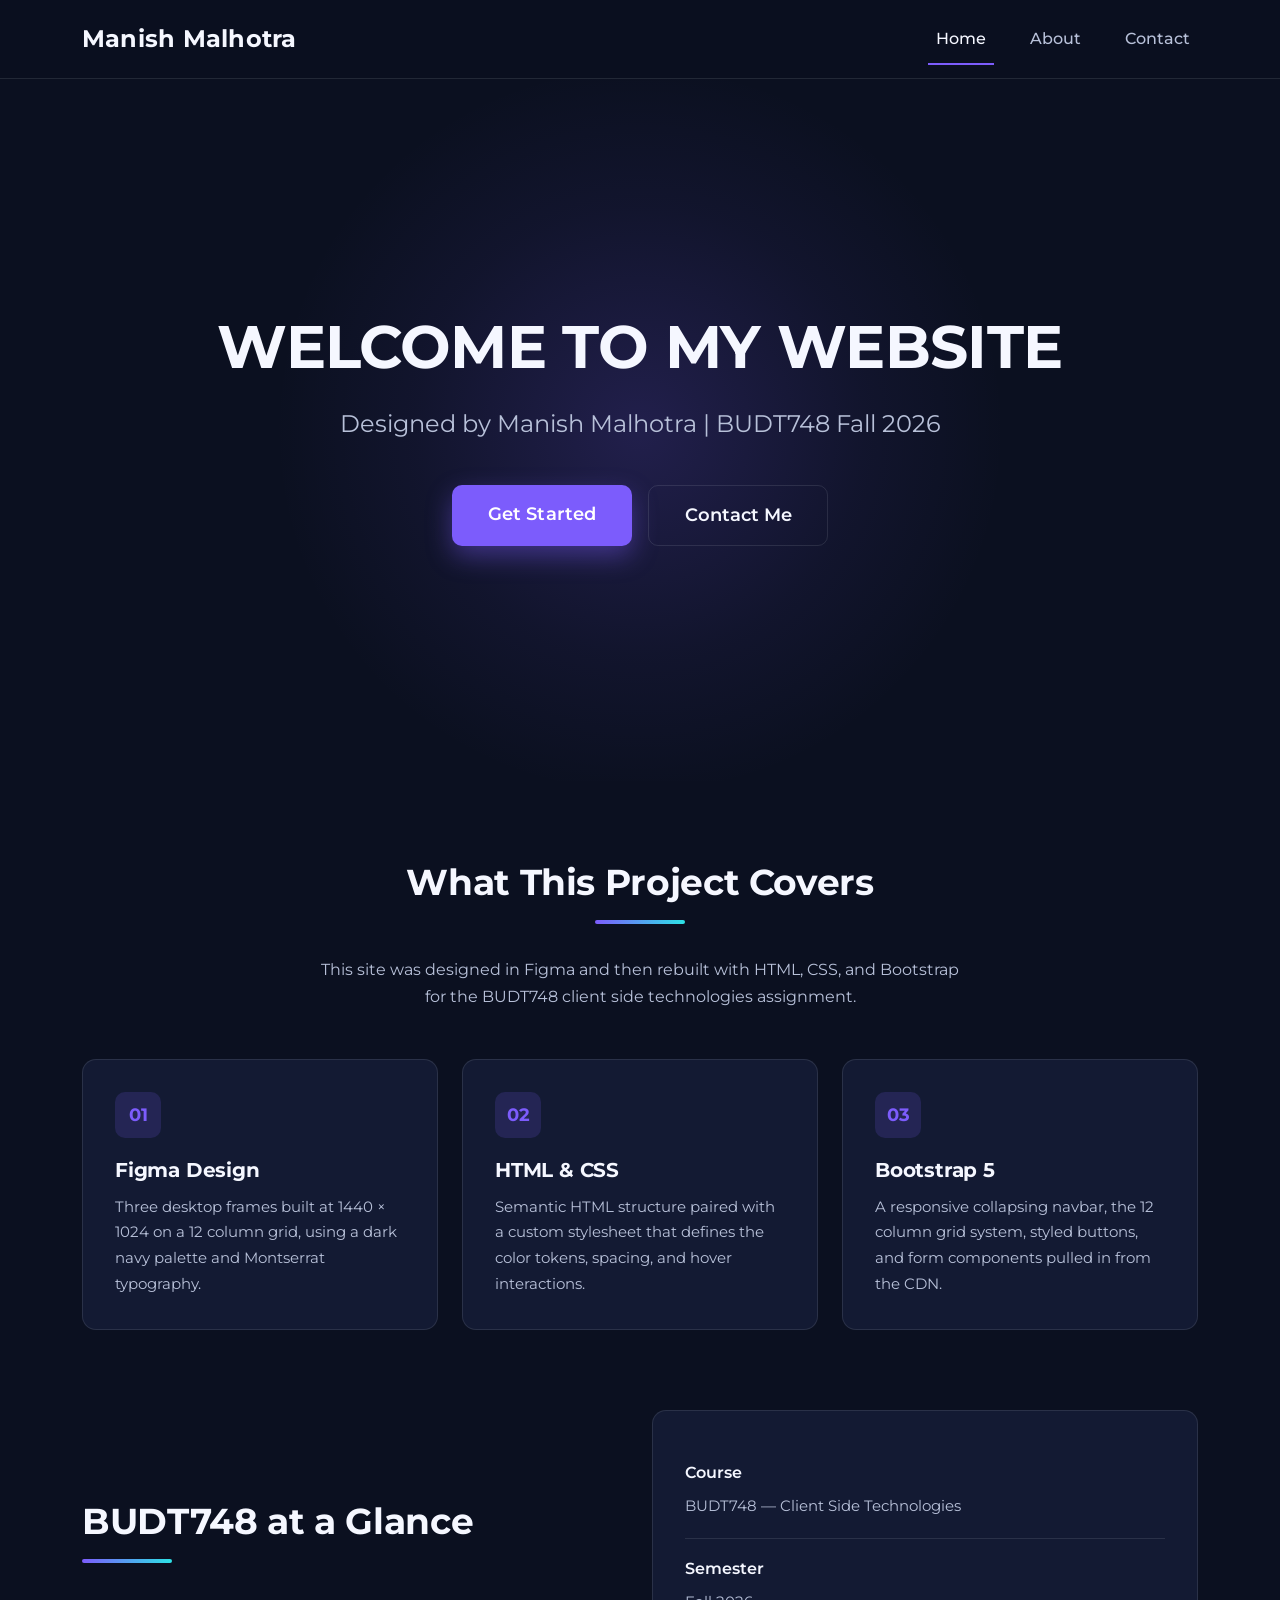
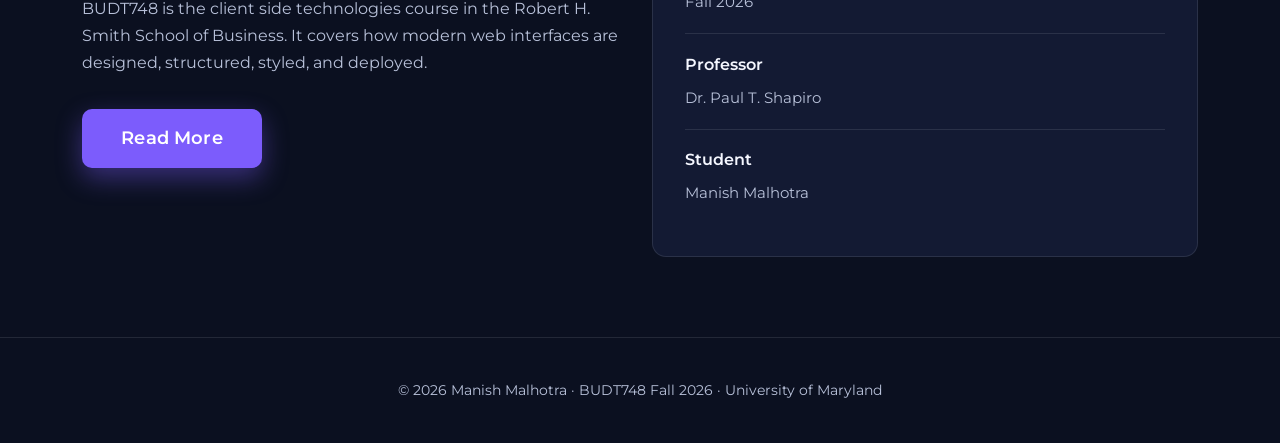
<file: index.html>
<!DOCTYPE html>
<html lang="en">
<head>
  <meta charset="UTF-8">
  <meta name="viewport" content="width=device-width, initial-scale=1.0">
  <title>Manish Malhotra | BUDT748 Fall 2026</title>
  <meta name="description" content="BUDT748 Fall 2026 client side technologies project by Manish Malhotra.">

  <!-- Bootstrap 5.3 CSS via CDN (from the tutorial) -->
  <link href="https://cdn.jsdelivr.net/npm/bootstrap@5.3.0/dist/css/bootstrap.min.css" rel="stylesheet">

  <!-- Montserrat font, used across the whole site -->
  <link rel="preconnect" href="https://fonts.googleapis.com">
  <link rel="preconnect" href="https://fonts.gstatic.com" crossorigin>
  <link href="https://fonts.googleapis.com/css2?family=Montserrat:wght@400;500;600;700&display=swap" rel="stylesheet">

  <!-- My own stylesheet - loaded last so it can override Bootstrap -->
  <link href="css/styles.css" rel="stylesheet">
</head>
<body>

  <!-- ============ BOOTSTRAP NAVIGATION BAR ============ -->
  <!-- navbar-expand-lg = collapses into a hamburger menu below 992px -->
  <nav class="navbar navbar-expand-lg navbar-dark sticky-top">
    <div class="container">

      <!-- My name as the site logo -->
      <a class="navbar-brand" href="index.html">Manish Malhotra</a>

      <!-- Hamburger button that shows on small screens -->
      <button class="navbar-toggler" type="button" data-bs-toggle="collapse"
              data-bs-target="#navbarNav" aria-controls="navbarNav"
              aria-expanded="false" aria-label="Toggle navigation">
        <span class="navbar-toggler-icon"></span>
      </button>

      <!-- The links themselves -->
      <div class="collapse navbar-collapse justify-content-end" id="navbarNav">
        <ul class="navbar-nav">
          <li class="nav-item">
            <a class="nav-link active" href="index.html">Home</a>
          </li>
          <li class="nav-item">
            <a class="nav-link" href="about.html">About</a>
          </li>
          <li class="nav-item">
            <a class="nav-link" href="contact.html">Contact</a>
          </li>
        </ul>
      </div>

    </div>
  </nav>

  <!-- ============ HERO SECTION ============ -->
  <header class="hero">
    <div class="container">
      <h1>WELCOME TO MY WEBSITE</h1>
      <p class="subtitle">
        Designed by Manish Malhotra | BUDT748 Fall 2026
      </p>

      <!-- Call to action buttons -->
      <div class="d-flex flex-column flex-sm-row gap-3 justify-content-center">
        <a href="about.html" class="btn btn-accent">Get Started</a>
        <a href="contact.html" class="btn btn-ghost">Contact Me</a>
      </div>
    </div>
  </header>

  <!-- ============ FEATURE CARDS (Bootstrap 12-column grid) ============ -->
  <section class="section">
    <div class="container">

      <div class="text-center">
        <h2 class="section-title">What This Project Covers</h2>
        <hr class="accent-rule">
        <p class="mx-auto mb-5" style="max-width: 640px;">
          This site was designed in Figma and then rebuilt with HTML, CSS,
          and Bootstrap for the BUDT748 client side technologies assignment.
        </p>
      </div>

      <!-- row + col-md-4 gives three equal columns on medium screens and up.
           On phones Bootstrap automatically stacks them into one column. -->
      <div class="row g-4">

        <div class="col-md-4">
          <div class="info-card h-100">
            <span class="card-badge">01</span>
            <h3>Figma Design</h3>
            <p>
              Three desktop frames built at 1440 &times; 1024 on a 12 column
              grid, using a dark navy palette and Montserrat typography.
            </p>
          </div>
        </div>

        <div class="col-md-4">
          <div class="info-card h-100">
            <span class="card-badge">02</span>
            <h3>HTML &amp; CSS</h3>
            <p>
              Semantic HTML structure paired with a custom stylesheet that
              defines the color tokens, spacing, and hover interactions.
            </p>
          </div>
        </div>

        <div class="col-md-4">
          <div class="info-card h-100">
            <span class="card-badge">03</span>
            <h3>Bootstrap 5</h3>
            <p>
              A responsive collapsing navbar, the 12 column grid system,
              styled buttons, and form components pulled in from the CDN.
            </p>
          </div>
        </div>

      </div>
    </div>
  </section>

  <!-- ============ COURSE SNAPSHOT (two column grid) ============ -->
  <section class="section pt-0">
    <div class="container">
      <div class="row g-4 align-items-center">

        <!-- col-md-6 = two equal halves on desktop, stacked on mobile -->
        <div class="col-md-6">
          <h2 class="section-title">BUDT748 at a Glance</h2>
          <hr class="accent-rule rule-left">
          <p>
            BUDT748 is the client side technologies course in the Robert H.
            Smith School of Business. It covers how modern web interfaces are
            designed, structured, styled, and deployed.
          </p>
          <a href="about.html" class="btn btn-accent mt-3">Read More</a>
        </div>

        <div class="col-md-6">
          <div class="info-card">
            <div class="detail-row">
              <span class="detail-label">Course</span>
              <p class="detail-value">BUDT748 &mdash; Client Side Technologies</p>
            </div>
            <div class="detail-row">
              <span class="detail-label">Semester</span>
              <p class="detail-value">Fall 2026</p>
            </div>
            <div class="detail-row">
              <span class="detail-label">Professor</span>
              <p class="detail-value">Dr. Paul T. Shapiro</p>
            </div>
            <div class="detail-row">
              <span class="detail-label">Student</span>
              <p class="detail-value">Manish Malhotra</p>
            </div>
          </div>
        </div>

      </div>
    </div>
  </section>

  <!-- ============ FOOTER ============ -->
  <footer class="site-footer">
    <div class="container">
      <p>&copy; 2026 Manish Malhotra &middot; BUDT748 Fall 2026 &middot; University of Maryland</p>
    </div>
  </footer>

  <!-- Bootstrap JavaScript bundle - needed for the hamburger menu to open -->
  <script src="https://cdn.jsdelivr.net/npm/bootstrap@5.3.0/dist/js/bootstrap.bundle.min.js"></script>
</body>
</html>
</file>
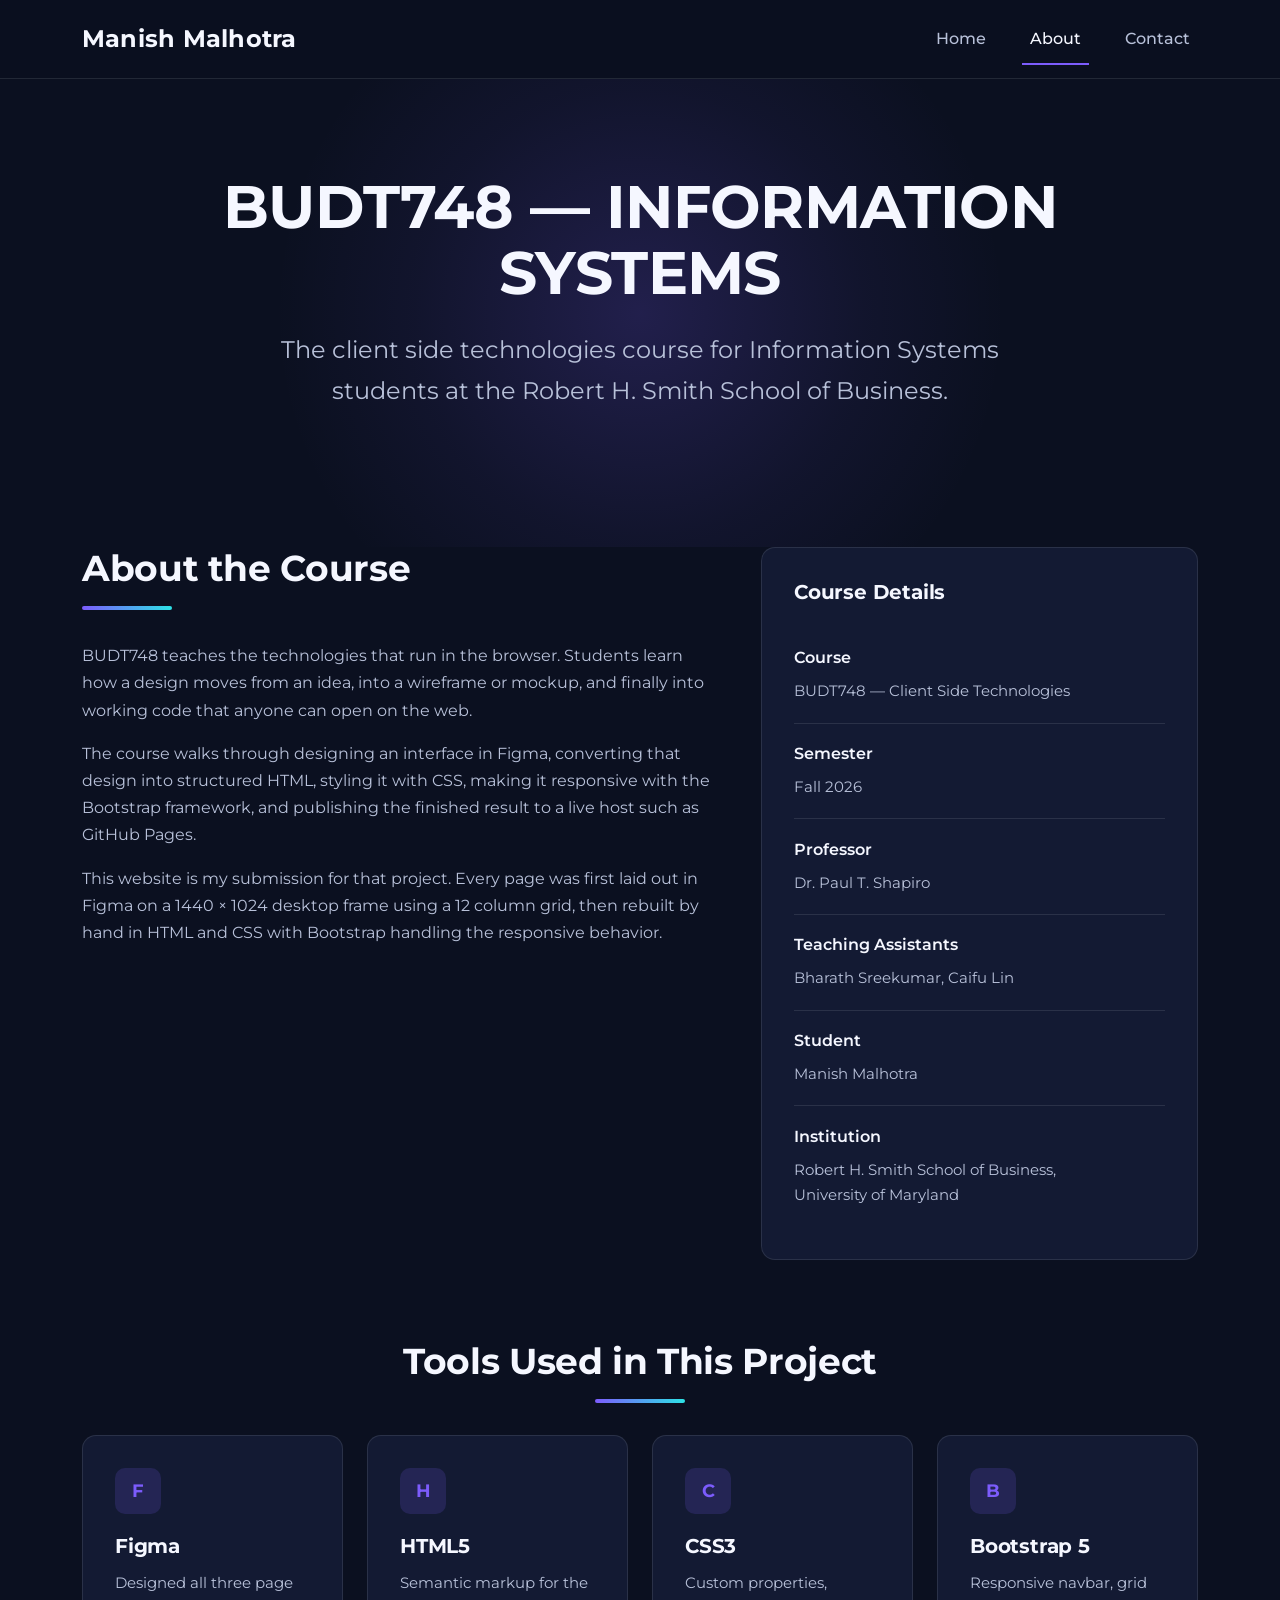
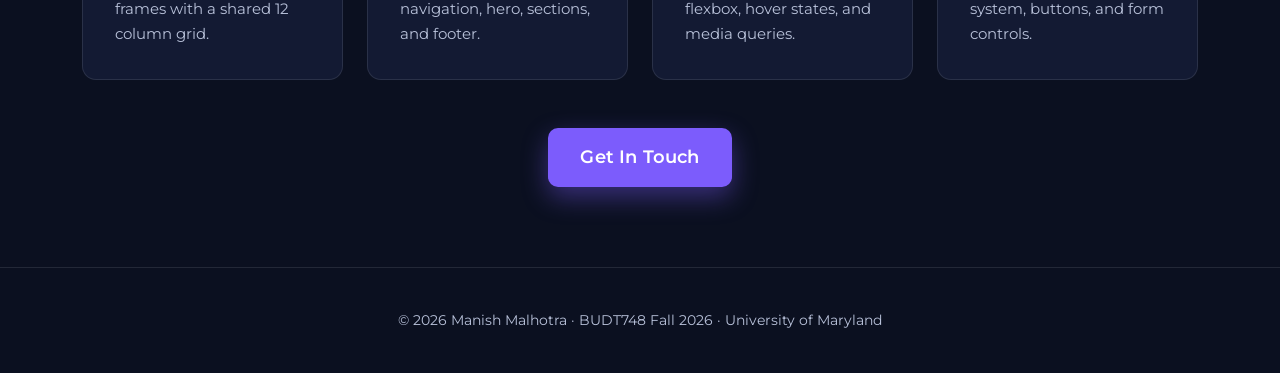
<file: about.html>
<!DOCTYPE html>
<html lang="en">
<head>
  <meta charset="UTF-8">
  <meta name="viewport" content="width=device-width, initial-scale=1.0">
  <title>About | Manish Malhotra | BUDT748 Fall 2026</title>
  <meta name="description" content="About BUDT748 Information Systems - course details, professor, and teaching assistants.">

  <!-- Bootstrap 5.3 CSS via CDN -->
  <link href="https://cdn.jsdelivr.net/npm/bootstrap@5.3.0/dist/css/bootstrap.min.css" rel="stylesheet">

  <!-- Montserrat font -->
  <link rel="preconnect" href="https://fonts.googleapis.com">
  <link rel="preconnect" href="https://fonts.gstatic.com" crossorigin>
  <link href="https://fonts.googleapis.com/css2?family=Montserrat:wght@400;500;600;700&display=swap" rel="stylesheet">

  <!-- My own stylesheet -->
  <link href="css/styles.css" rel="stylesheet">
</head>
<body>

  <!-- ============ BOOTSTRAP NAVIGATION BAR ============ -->
  <nav class="navbar navbar-expand-lg navbar-dark sticky-top">
    <div class="container">

      <a class="navbar-brand" href="index.html">Manish Malhotra</a>

      <button class="navbar-toggler" type="button" data-bs-toggle="collapse"
              data-bs-target="#navbarNav" aria-controls="navbarNav"
              aria-expanded="false" aria-label="Toggle navigation">
        <span class="navbar-toggler-icon"></span>
      </button>

      <div class="collapse navbar-collapse justify-content-end" id="navbarNav">
        <ul class="navbar-nav">
          <li class="nav-item">
            <a class="nav-link" href="index.html">Home</a>
          </li>
          <li class="nav-item">
            <a class="nav-link active" href="about.html">About</a>
          </li>
          <li class="nav-item">
            <a class="nav-link" href="contact.html">Contact</a>
          </li>
        </ul>
      </div>

    </div>
  </nav>

  <!-- ============ HERO SECTION ============ -->
  <header class="hero" style="min-height: 52vh;">
    <div class="container">
      <h1>BUDT748 &mdash; INFORMATION SYSTEMS</h1>
      <p class="subtitle">
        The client side technologies course for Information Systems students
        at the Robert H. Smith School of Business.
      </p>
    </div>
  </header>

  <!-- ============ ABOUT THE COURSE ============ -->
  <section class="section pt-0">
    <div class="container">
      <div class="row g-5">

        <!-- col-lg-7 / col-lg-5 = uneven two column split on large screens -->
        <div class="col-lg-7">
          <h2 class="section-title">About the Course</h2>
          <hr class="accent-rule rule-left">
          <p>
            BUDT748 teaches the technologies that run in the browser. Students
            learn how a design moves from an idea, into a wireframe or mockup,
            and finally into working code that anyone can open on the web.
          </p>
          <p>
            The course walks through designing an interface in Figma, converting
            that design into structured HTML, styling it with CSS, making it
            responsive with the Bootstrap framework, and publishing the finished
            result to a live host such as GitHub Pages.
          </p>
          <p>
            This website is my submission for that project. Every page was first
            laid out in Figma on a 1440 &times; 1024 desktop frame using a
            12 column grid, then rebuilt by hand in HTML and CSS with Bootstrap
            handling the responsive behavior.
          </p>
        </div>

        <!-- Course details panel -->
        <div class="col-lg-5">
          <div class="info-card">
            <h3 class="mb-4">Course Details</h3>

            <div class="detail-row">
              <span class="detail-label">Course</span>
              <p class="detail-value">BUDT748 &mdash; Client Side Technologies</p>
            </div>

            <div class="detail-row">
              <span class="detail-label">Semester</span>
              <p class="detail-value">Fall 2026</p>
            </div>

            <div class="detail-row">
              <span class="detail-label">Professor</span>
              <p class="detail-value">Dr. Paul T. Shapiro</p>
            </div>

            <div class="detail-row">
              <span class="detail-label">Teaching Assistants</span>
              <p class="detail-value">Bharath Sreekumar, Caifu Lin</p>
            </div>

            <div class="detail-row">
              <span class="detail-label">Student</span>
              <p class="detail-value">Manish Malhotra</p>
            </div>

            <div class="detail-row">
              <span class="detail-label">Institution</span>
              <p class="detail-value">
                Robert H. Smith School of Business,<br>
                University of Maryland
              </p>
            </div>
          </div>
        </div>

      </div>
    </div>
  </section>

  <!-- ============ SKILLS / TOOLS GRID ============ -->
  <section class="section pt-0">
    <div class="container">

      <div class="text-center">
        <h2 class="section-title">Tools Used in This Project</h2>
        <hr class="accent-rule">
      </div>

      <!-- Four cards: 2 per row on tablets, 4 per row on desktop -->
      <div class="row g-4">

        <div class="col-sm-6 col-lg-3">
          <div class="info-card h-100">
            <span class="card-badge">F</span>
            <h3>Figma</h3>
            <p>Designed all three page frames with a shared 12 column grid.</p>
          </div>
        </div>

        <div class="col-sm-6 col-lg-3">
          <div class="info-card h-100">
            <span class="card-badge">H</span>
            <h3>HTML5</h3>
            <p>Semantic markup for the navigation, hero, sections, and footer.</p>
          </div>
        </div>

        <div class="col-sm-6 col-lg-3">
          <div class="info-card h-100">
            <span class="card-badge">C</span>
            <h3>CSS3</h3>
            <p>Custom properties, flexbox, hover states, and media queries.</p>
          </div>
        </div>

        <div class="col-sm-6 col-lg-3">
          <div class="info-card h-100">
            <span class="card-badge">B</span>
            <h3>Bootstrap 5</h3>
            <p>Responsive navbar, grid system, buttons, and form controls.</p>
          </div>
        </div>

      </div>

      <div class="text-center mt-5">
        <a href="contact.html" class="btn btn-accent">Get In Touch</a>
      </div>

    </div>
  </section>

  <!-- ============ FOOTER ============ -->
  <footer class="site-footer">
    <div class="container">
      <p>&copy; 2026 Manish Malhotra &middot; BUDT748 Fall 2026 &middot; University of Maryland</p>
    </div>
  </footer>

  <!-- Bootstrap JavaScript bundle -->
  <script src="https://cdn.jsdelivr.net/npm/bootstrap@5.3.0/dist/js/bootstrap.bundle.min.js"></script>
</body>
</html>
</file>
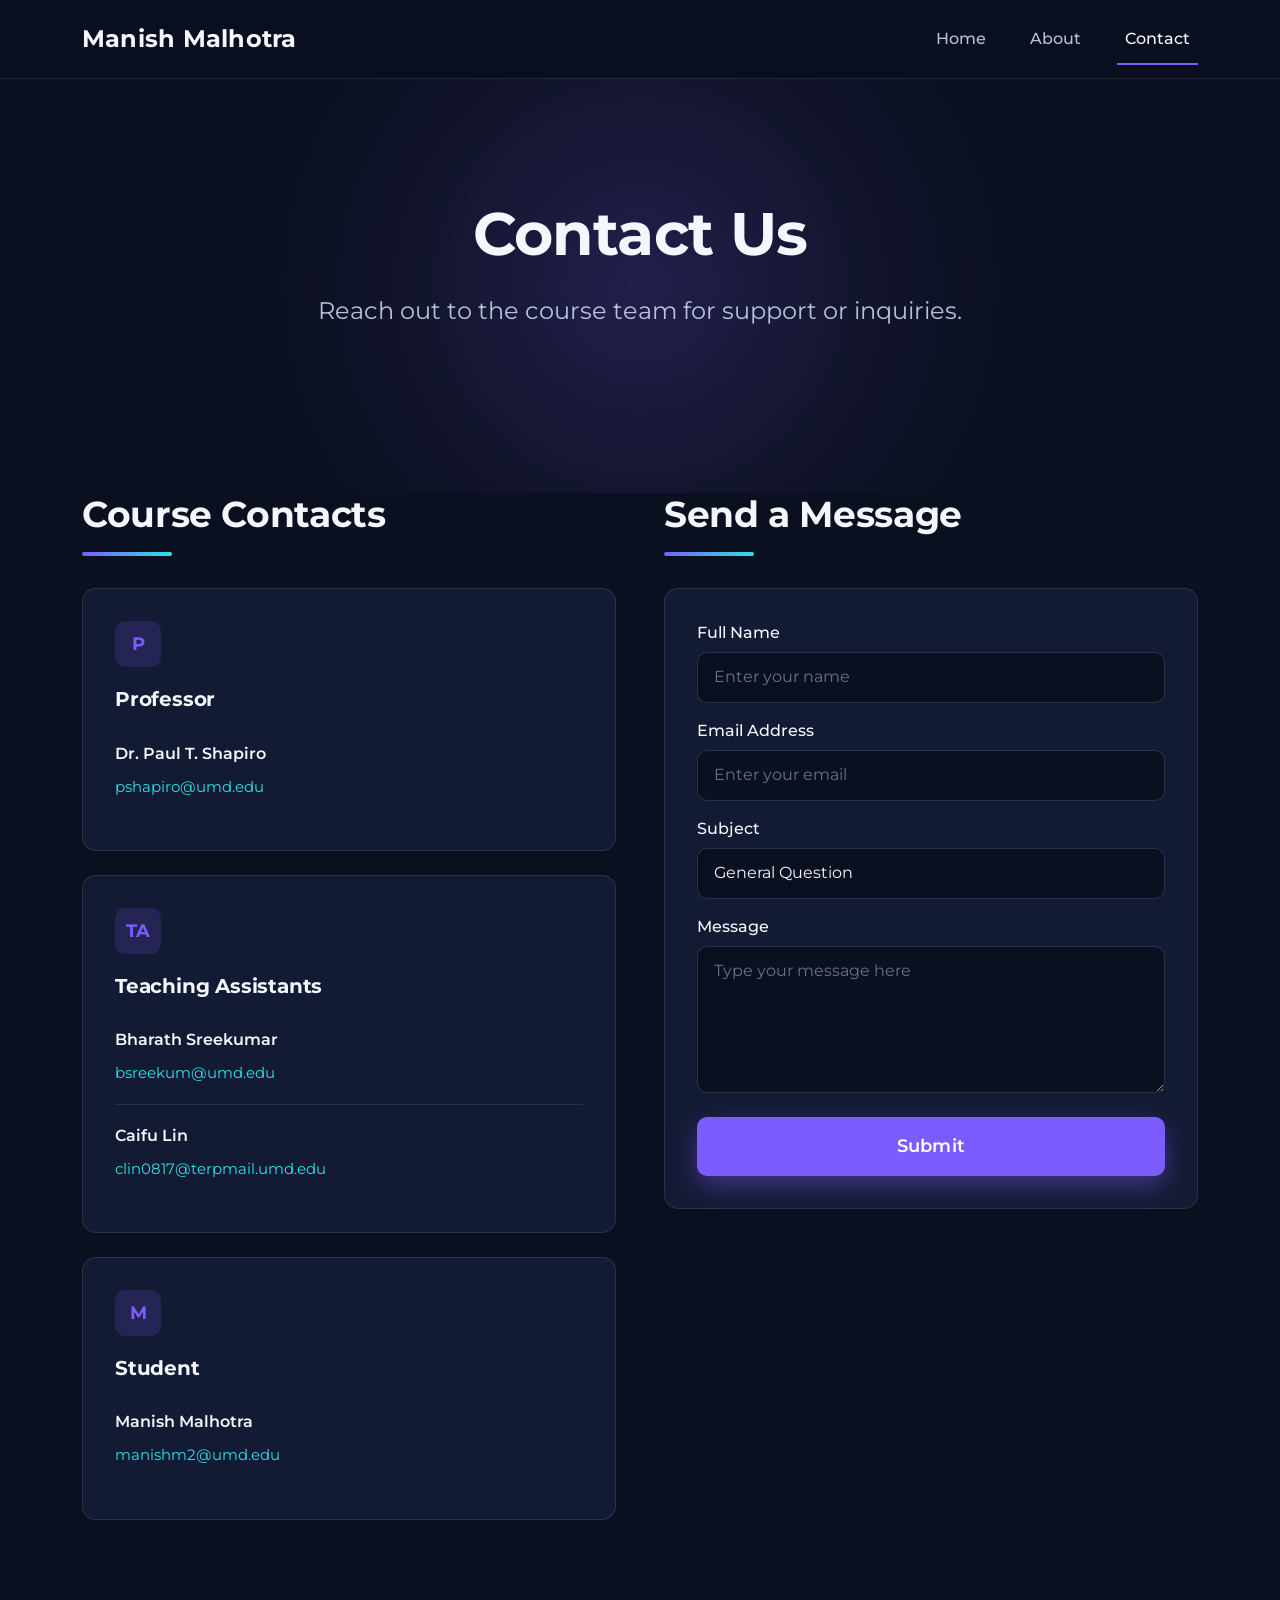
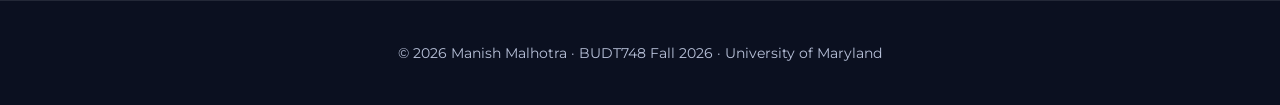
<file: contact.html>
<!DOCTYPE html>
<html lang="en">
<head>
  <meta charset="UTF-8">
  <meta name="viewport" content="width=device-width, initial-scale=1.0">
  <title>Contact | Manish Malhotra | BUDT748 Fall 2026</title>
  <meta name="description" content="Contact details for the BUDT748 Fall 2026 course team and Manish Malhotra.">

  <!-- Bootstrap 5.3 CSS via CDN -->
  <link href="https://cdn.jsdelivr.net/npm/bootstrap@5.3.0/dist/css/bootstrap.min.css" rel="stylesheet">

  <!-- Montserrat font -->
  <link rel="preconnect" href="https://fonts.googleapis.com">
  <link rel="preconnect" href="https://fonts.gstatic.com" crossorigin>
  <link href="https://fonts.googleapis.com/css2?family=Montserrat:wght@400;500;600;700&display=swap" rel="stylesheet">

  <!-- My own stylesheet -->
  <link href="css/styles.css" rel="stylesheet">
</head>
<body>

  <!-- ============ BOOTSTRAP NAVIGATION BAR ============ -->
  <nav class="navbar navbar-expand-lg navbar-dark sticky-top">
    <div class="container">

      <a class="navbar-brand" href="index.html">Manish Malhotra</a>

      <button class="navbar-toggler" type="button" data-bs-toggle="collapse"
              data-bs-target="#navbarNav" aria-controls="navbarNav"
              aria-expanded="false" aria-label="Toggle navigation">
        <span class="navbar-toggler-icon"></span>
      </button>

      <div class="collapse navbar-collapse justify-content-end" id="navbarNav">
        <ul class="navbar-nav">
          <li class="nav-item">
            <a class="nav-link" href="index.html">Home</a>
          </li>
          <li class="nav-item">
            <a class="nav-link" href="about.html">About</a>
          </li>
          <li class="nav-item">
            <a class="nav-link active" href="contact.html">Contact</a>
          </li>
        </ul>
      </div>

    </div>
  </nav>

  <!-- ============ HERO SECTION ============ -->
  <header class="hero" style="min-height: 46vh;">
    <div class="container">
      <h1>Contact Us</h1>
      <p class="subtitle">
        Reach out to the course team for support or inquiries.
      </p>
    </div>
  </header>

  <!-- ============ CONTACT DETAILS + FORM ============ -->
  <section class="section pt-0">
    <div class="container">
      <div class="row g-5">

        <!-- LEFT COLUMN: contact cards -->
        <div class="col-lg-6">

          <h2 class="section-title">Course Contacts</h2>
          <hr class="accent-rule rule-left">

          <!-- Professor -->
          <div class="info-card mb-4">
            <span class="card-badge">P</span>
            <h3>Professor</h3>
            <div class="detail-row">
              <span class="detail-label">Dr. Paul T. Shapiro</span>
              <p class="detail-value">
                <a class="contact-link" href="mailto:pshapiro@umd.edu">pshapiro@umd.edu</a>
              </p>
            </div>
          </div>

          <!-- Teaching Assistants -->
          <div class="info-card mb-4">
            <span class="card-badge">TA</span>
            <h3>Teaching Assistants</h3>

            <div class="detail-row">
              <span class="detail-label">Bharath Sreekumar</span>
              <p class="detail-value">
                <a class="contact-link" href="mailto:bsreekum@umd.edu">bsreekum@umd.edu</a>
              </p>
            </div>

            <div class="detail-row">
              <span class="detail-label">Caifu Lin</span>
              <p class="detail-value">
                <a class="contact-link" href="mailto:clin0817@terpmail.umd.edu">clin0817@terpmail.umd.edu</a>
              </p>
            </div>
          </div>

          <!-- Student (me) -->
          <div class="info-card">
            <span class="card-badge">M</span>
            <h3>Student</h3>
            <div class="detail-row">
              <span class="detail-label">Manish Malhotra</span>
              <p class="detail-value">
                <a class="contact-link" href="mailto:manishm2@umd.edu">manishm2@umd.edu</a>
              </p>
            </div>
          </div>

        </div>

        <!-- RIGHT COLUMN: Bootstrap form -->
        <div class="col-lg-6">

          <h2 class="section-title">Send a Message</h2>
          <hr class="accent-rule rule-left">

          <div class="info-card">
            <!-- Bootstrap form components: form-label, form-control, btn.
                 This is a static site so there is no server to receive the
                 data - the script at the bottom just shows a confirmation. -->
            <form id="contactForm" novalidate>

              <div class="mb-3">
                <label for="name" class="form-label">Full Name</label>
                <input type="text" class="form-control" id="name"
                       placeholder="Enter your name" required>
              </div>

              <div class="mb-3">
                <label for="email" class="form-label">Email Address</label>
                <input type="email" class="form-control" id="email"
                       placeholder="Enter your email" required>
              </div>

              <div class="mb-3">
                <label for="subject" class="form-label">Subject</label>
                <select class="form-control" id="subject">
                  <option>General Question</option>
                  <option>Assignment Help</option>
                  <option>Office Hours</option>
                  <option>Other</option>
                </select>
              </div>

              <div class="mb-4">
                <label for="message" class="form-label">Message</label>
                <textarea class="form-control" id="message" rows="5"
                          placeholder="Type your message here" required></textarea>
              </div>

              <button type="submit" class="btn btn-accent w-100">Submit</button>

              <!-- Hidden confirmation message, revealed after submitting -->
              <div id="formSuccess" class="alert mt-3 d-none"
                   style="background-color: rgba(45, 226, 230, 0.12);
                          border: 1px solid rgba(45, 226, 230, 0.4);
                          color: #2DE2E6; border-radius: 10px;"
                   role="alert">
                Thanks! Your message has been received.
              </div>
            </form>
          </div>

        </div>

      </div>
    </div>
  </section>

  <!-- ============ FOOTER ============ -->
  <footer class="site-footer">
    <div class="container">
      <p>&copy; 2026 Manish Malhotra &middot; BUDT748 Fall 2026 &middot; University of Maryland</p>
    </div>
  </footer>

  <!-- Bootstrap JavaScript bundle -->
  <script src="https://cdn.jsdelivr.net/npm/bootstrap@5.3.0/dist/js/bootstrap.bundle.min.js"></script>

  <!-- Small script so the form gives the visitor feedback -->
  <script>
    document.getElementById("contactForm").addEventListener("submit", function (event) {
      // stop the browser from reloading the page
      event.preventDefault();

      var alertBox = document.getElementById("formSuccess");

      // show the confirmation message
      alertBox.classList.remove("d-none");

      // clear the fields so the form looks reset
      this.reset();
    });
  </script>
</body>
</html>
</file>
<file: css/styles.css>
/* ============================================================
   BUDT748 Fall 2026 - Client Side Technologies
   Website by Manish Malhotra
   Custom stylesheet layered on top of Bootstrap 5.3
   ============================================================ */

/* ---------- 1. DESIGN TOKENS (colors from my Figma file) ---------- */
:root {
  --navy:        #0B1020;  /* main background - deep navy   */
  --navy-soft:   #131A33;  /* slightly lighter panel color  */
  --text-main:   #F5F7FF;  /* headings / primary text       */
  --text-muted:  #B8C1D9;  /* secondary text                */
  --accent:      #7C5CFC;  /* electric purple - buttons     */
  --accent-dark: #6344E8;  /* purple hover state            */
  --cyan:        #2DE2E6;  /* bright cyan accent            */
  --border:      rgba(245, 247, 255, 0.10);
}

/* ---------- 2. GLOBAL BASE STYLES ---------- */
* {
  box-sizing: border-box;
}

body {
  background-color: var(--navy);
  color: var(--text-main);
  font-family: "Montserrat", -apple-system, BlinkMacSystemFont, "Segoe UI", sans-serif;
  margin: 0;
  /* stops the page jumping when scrollbars appear */
  overflow-x: hidden;
}

h1, h2, h3, h4, h5 {
  font-weight: 700;
  letter-spacing: -0.01em;
  color: var(--text-main);
}

p {
  color: var(--text-muted);
  line-height: 1.7;
}

a {
  text-decoration: none;
}

/* ---------- 3. NAVIGATION BAR (Bootstrap navbar overrides) ---------- */
.navbar {
  background-color: rgba(11, 16, 32, 0.85);
  /* frosted glass effect so content scrolls under it nicely */
  backdrop-filter: blur(12px);
  -webkit-backdrop-filter: blur(12px);
  border-bottom: 1px solid var(--border);
  padding-top: 1rem;
  padding-bottom: 1rem;
}

/* My name in the top-left - this is the site logo */
.navbar-brand {
  font-size: 1.5rem;      /* 24px, same as my Figma design */
  font-weight: 700;
  color: var(--text-main) !important;
  letter-spacing: 0.01em;
}

.navbar-brand:hover {
  color: var(--cyan) !important;
}

.navbar-nav .nav-link {
  font-size: 1rem;        /* 16px, same as my Figma design */
  font-weight: 500;
  color: var(--text-muted) !important;
  margin-left: 1.75rem;
  position: relative;
  transition: color 0.25s ease;
}

.navbar-nav .nav-link:hover,
.navbar-nav .nav-link.active {
  color: var(--text-main) !important;
}

/* small purple underline that grows under the active/hovered link */
.navbar-nav .nav-link::after {
  content: "";
  position: absolute;
  left: 0;
  bottom: -6px;
  height: 2px;
  width: 0;
  background-color: var(--accent);
  transition: width 0.25s ease;
}

.navbar-nav .nav-link:hover::after,
.navbar-nav .nav-link.active::after {
  width: 100%;
}

/* make the hamburger icon visible on the dark background */
.navbar-toggler {
  border-color: var(--border);
}

.navbar-toggler:focus {
  box-shadow: 0 0 0 3px rgba(124, 92, 252, 0.35);
}

/* ---------- 4. HERO SECTION ---------- */
.hero {
  min-height: 78vh;
  display: flex;
  align-items: center;
  justify-content: center;
  text-align: center;
  position: relative;
  padding: 5rem 0;
  overflow: hidden;
}

/* soft purple glow behind the hero text for depth */
.hero::before {
  content: "";
  position: absolute;
  top: 50%;
  left: 50%;
  transform: translate(-50%, -50%);
  width: 760px;
  height: 760px;
  max-width: 130vw;
  background: radial-gradient(circle,
              rgba(124, 92, 252, 0.20) 0%,
              rgba(124, 92, 252, 0.06) 42%,
              transparent 68%);
  pointer-events: none;   /* so it never blocks clicks */
  z-index: 0;
}

/* keep the real content above the glow */
.hero > .container {
  position: relative;
  z-index: 1;
}

.hero h1 {
  font-size: 3.75rem;     /* 60px, same as my Figma design */
  font-weight: 700;
  line-height: 1.1;
  margin-bottom: 1.5rem;
}

.hero .subtitle {
  font-size: 1.5rem;      /* 24px, same as my Figma design */
  color: var(--text-muted);
  max-width: 720px;
  margin: 0 auto 2.5rem;
}

/* thin purple-to-cyan divider used under section headings */
.accent-rule {
  width: 90px;
  height: 4px;
  border-radius: 2px;
  background: linear-gradient(90deg, var(--accent), var(--cyan));
  margin: 0 auto 2rem;
  border: 0;
  opacity: 1;
}

.accent-rule.rule-left {
  margin-left: 0;
  margin-right: auto;
}

/* ---------- 5. BUTTONS ---------- */
/* my custom purple call-to-action button (180x57 in Figma) */
.btn-accent {
  background-color: var(--accent);
  color: #FFFFFF;
  border: none;
  border-radius: 10px;        /* corner radius 10, same as Figma */
  min-width: 180px;
  padding: 1rem 2rem;
  font-size: 1.125rem;        /* 18px */
  font-weight: 600;
  letter-spacing: 0.01em;
  /* drop shadow for the depth effect from the tutorial */
  box-shadow: 0 10px 26px rgba(124, 92, 252, 0.40);
  transition: transform 0.2s ease, box-shadow 0.2s ease, background-color 0.2s ease;
}

.btn-accent:hover,
.btn-accent:focus {
  background-color: var(--accent-dark);
  color: #FFFFFF;
  transform: translateY(-2px);   /* lifts slightly on hover */
  box-shadow: 0 14px 32px rgba(124, 92, 252, 0.55);
}

/* outlined secondary button */
.btn-ghost {
  background-color: transparent;
  color: var(--text-main);
  border: 1px solid var(--border);
  border-radius: 10px;
  min-width: 180px;
  padding: 1rem 2rem;
  font-size: 1.125rem;
  font-weight: 600;
  transition: border-color 0.2s ease, color 0.2s ease;
}

.btn-ghost:hover {
  border-color: var(--cyan);
  color: var(--cyan);
}

/* ---------- 6. CARDS (Bootstrap grid content) ---------- */
.info-card {
  background-color: var(--navy-soft);
  border: 1px solid var(--border);
  border-radius: 14px;
  padding: 2rem;
  /* Height is left to the content on purpose. Where I want every card in a
     row to be the same height I add Bootstrap's own .h-100 class in the HTML.
     Putting height:100% here instead made cards stretch out of control when
     several of them were stacked inside one flex column. */
  transition: transform 0.25s ease, border-color 0.25s ease;
}

.info-card:hover {
  transform: translateY(-4px);
  border-color: rgba(124, 92, 252, 0.55);
}

.info-card h3 {
  font-size: 1.25rem;
  margin-bottom: 0.75rem;
}

.info-card p {
  margin-bottom: 0;
  font-size: 0.95rem;
}

/* small purple square that holds an icon/number at the top of a card */
.card-badge {
  display: inline-flex;
  align-items: center;
  justify-content: center;
  width: 46px;
  height: 46px;
  border-radius: 10px;
  background-color: rgba(124, 92, 252, 0.16);
  color: var(--accent);
  font-size: 1.15rem;
  font-weight: 700;
  margin-bottom: 1.25rem;
}

/* ---------- 7. SECTION SPACING ---------- */
.section {
  padding: 5rem 0;
}

.section-title {
  font-size: 2.25rem;
  margin-bottom: 1rem;
}

/* ---------- 8. DETAIL ROWS (About page course info) ---------- */
.detail-row {
  display: flex;
  flex-wrap: wrap;
  gap: 0.5rem 1.5rem;
  padding: 1.15rem 0;
  border-bottom: 1px solid var(--border);
}

.detail-row:last-child {
  border-bottom: none;
}

.detail-label {
  flex: 0 0 210px;
  font-weight: 600;
  color: var(--text-main);
}

.detail-value {
  flex: 1 1 320px;
  color: var(--text-muted);
  margin: 0;
}

/* ---------- 9. CONTACT PAGE ---------- */
.contact-link {
  color: var(--cyan);
  transition: opacity 0.2s ease;
}

.contact-link:hover {
  opacity: 0.75;
  text-decoration: underline;
}

/* Bootstrap form fields restyled for the dark theme */
.form-label {
  color: var(--text-main);
  font-weight: 500;
  margin-bottom: 0.4rem;
}

.form-control {
  background-color: var(--navy);
  border: 1px solid var(--border);
  border-radius: 10px;
  color: var(--text-main);
  padding: 0.8rem 1rem;
}

.form-control::placeholder {
  color: rgba(184, 193, 217, 0.55);
}

/* keep the dark styling when the field is clicked into */
.form-control:focus {
  background-color: var(--navy);
  border-color: var(--accent);
  color: var(--text-main);
  box-shadow: 0 0 0 3px rgba(124, 92, 252, 0.22);
}

/* ---------- 10. FOOTER ---------- */
.site-footer {
  border-top: 1px solid var(--border);
  padding: 2.5rem 0;
  text-align: center;
}

.site-footer p {
  margin: 0;
  font-size: 0.9rem;
  color: var(--text-muted);
}

/* ---------- 11. RESPONSIVE / MEDIA QUERIES ---------- */

/* tablets */
@media (max-width: 991px) {
  .hero h1 {
    font-size: 2.75rem;
  }

  .navbar-nav .nav-link {
    margin-left: 0;
    padding-top: 0.6rem;
    padding-bottom: 0.6rem;
  }

  /* the growing underline looks odd in the stacked mobile menu */
  .navbar-nav .nav-link::after {
    display: none;
  }
}

/* phones */
@media (max-width: 767px) {
  .hero {
    min-height: 68vh;
    padding: 3.5rem 0;
  }

  .hero h1 {
    font-size: 2.15rem;
  }

  .hero .subtitle {
    font-size: 1.1rem;
  }

  .section {
    padding: 3.5rem 0;
  }

  .section-title {
    font-size: 1.75rem;
  }

  /* stack the label above the value instead of side by side */
  .detail-label {
    flex: 1 1 100%;
  }

  .btn-accent,
  .btn-ghost {
    width: 100%;
  }
}
</file>
